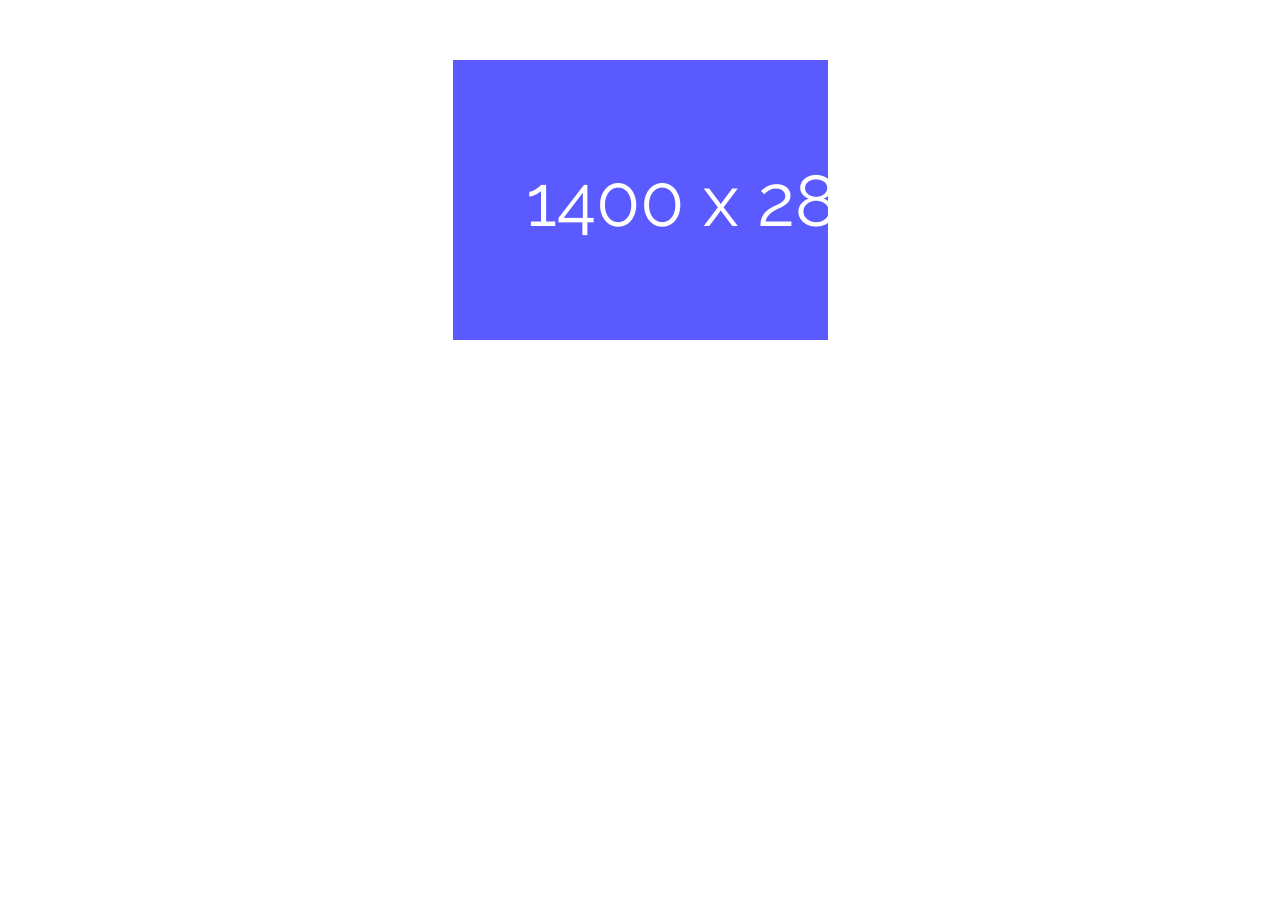
<file: carousel-scroll-drag/index.html>
<!DOCTYPE html>
<html lang="en">
<head>
    <meta charset="UTF-8">
    <meta http-equiv="X-UA-Compatible" content="IE=edge">
    <meta name="viewport" content="width=device-width, initial-scale=1.0">
    <title>left scroll drag</title>
    <style>
        * {margin:0;padding:0;box-sizing:border-box}
        .wrap {overflow:hidden;width:375px;margin:0 auto}
        .contents {margin-top:60px;overflow-x:auto}
        .contents::-webkit-scrollbar {height:8px;border-radius:4px;background-color:#ccc}
        .contents::-webkit-scrollbar-thumb {border-radius:4px;background-color:#0030cb;background-clip:padding-box}
        .contents::-webkit-scrollbar-button {display:none;width:0;height:0}
        .contents::-webkit-scrollbar-corner {background:transparent}
    </style>
</head>
<body>
    <div class="wrap">
        <div class="contents">
            <img src="dummyimg.jpg">
        </div>
    </div>

    <script>
        // scroll drag
		let x;
		let left;
		let down;

        const body = document.body;
        const contents = document.querySelector('.contents');

        contents.addEventListener('mousedown', e => {
            e.preventDefault();
            down = true;
            x = e.pageX;
            
            left = contents.scrollLeft;
        });

        body.addEventListener('mousemove', e => {
            if (down) {
                let newX = e.pageX;
                contents.scrollLeft = left - newX + x;
            }
        });

        body.addEventListener('mouseup', e => {
            down = false;
        });
    </script>
</body>
</html>
</file>
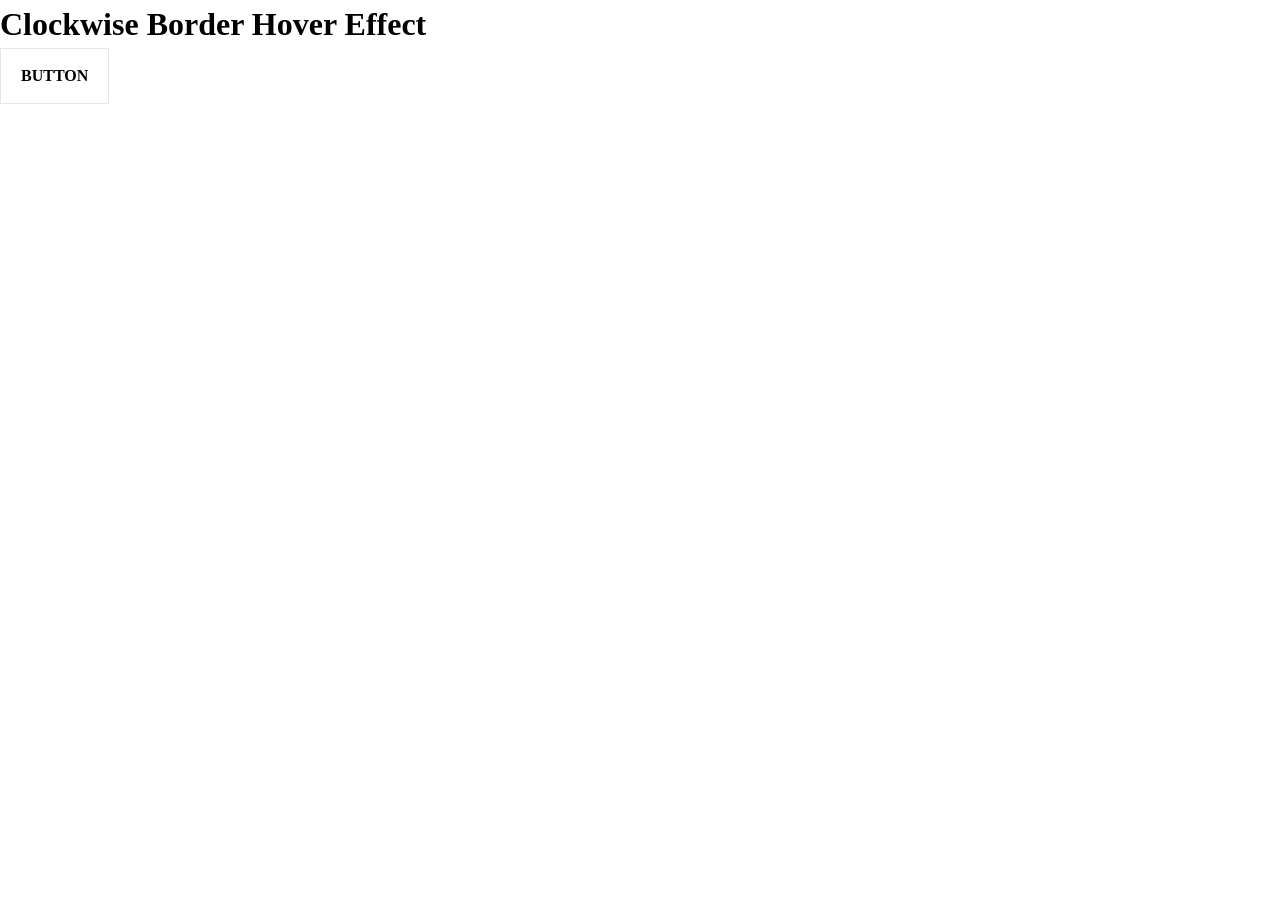
<file: clockwise_border/index.html>
<!DOCTYPE html>
<html lang="en">
<head>
    <meta charset="UTF-8">
    <meta http-equiv="X-UA-Compatible" content="IE=edge">
    <meta name="viewport" content="width=device-width, initial-scale=1.0">
    <title>Clockwise Border Hover Effect</title>
    <link rel="stylesheet" href="style.css">
</head>
<body>
    <div class="wrap">
        <div class="row">
            <h1>Clockwise Border Hover Effect</h1>
            <button type="button" class="btn">Button</button>
        </div>
    </div>
</body>
</html>
</file>
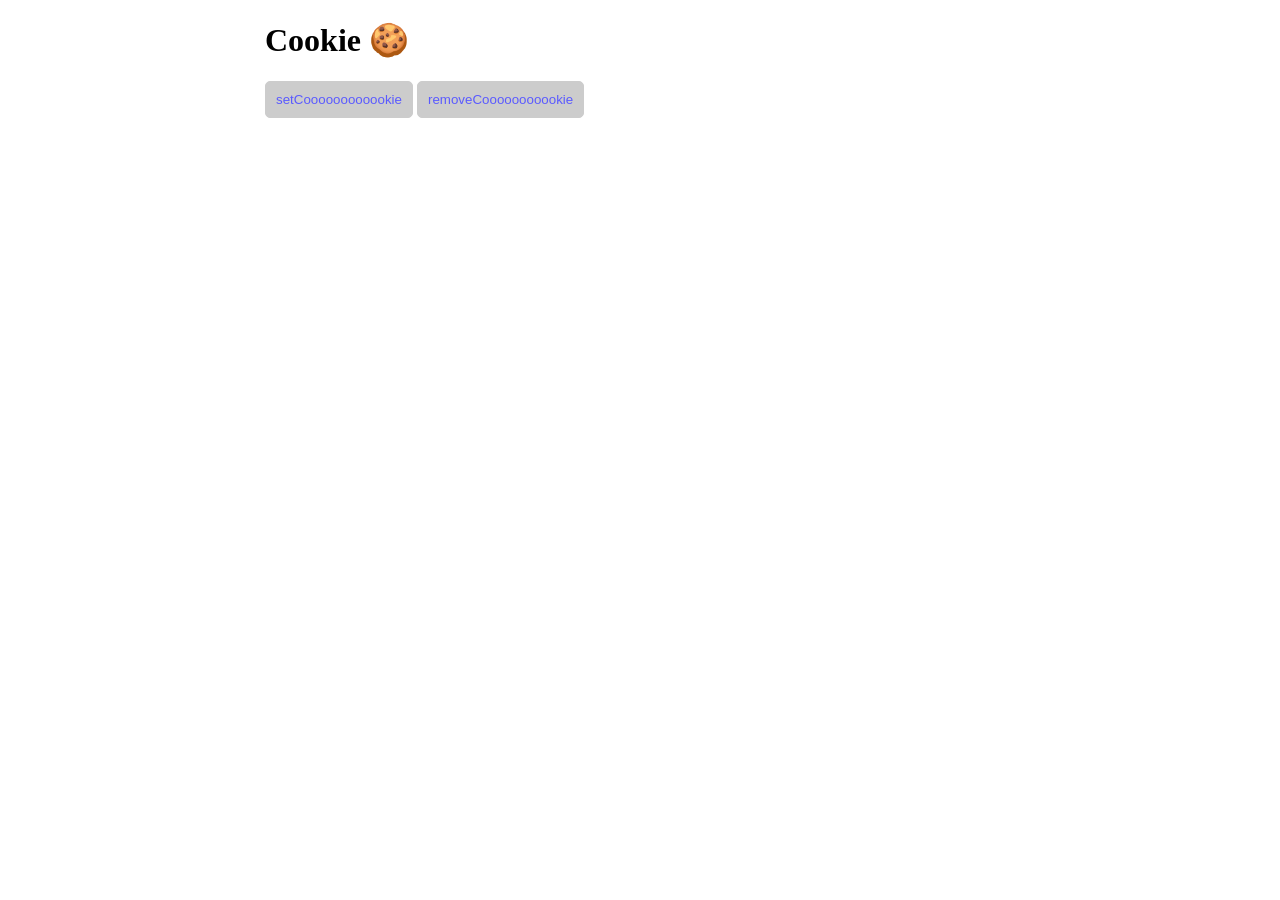
<file: cookie/index.html>
<!DOCTYPE html>
<html lang="en">
<head>
    <meta charset="UTF-8">
    <meta http-equiv="X-UA-Compatible" content="IE=edge">
    <meta name="viewport" content="width=device-width, initial-scale=1.0">
    <title>Cookie 🍪</title>
    <script src="https://code.jquery.com/jquery-3.6.0.min.js"></script>
    <style>
        button {border:0 none;background:transparent;cursor:pointer}
        .wrap {max-width:750px;margin:0 auto}
        .btn {padding:10px;color:#5a5aff;border:1px solid #ccc;border-radius:5px;background-color:#ccc}
    </style>
</head>
<body>
    <div class="wrap">
        <header class="header">
            <h1>Cookie 🍪</h1>
        </header>
        <section class="section">
            <div class="contents">
                <button type="button" id="btnTemp" class="btn btn--temp">setCoooooooooookie</button>
                <button type="button" id="btnRemove" class="btn btn--remove">removeCooooooooookie</button>
            </div>
        </section>
    </div>

    <!-- <script src="script.js"></script> -->
    <script>
        function setCookie() {
            const date = new Date();
            date.setDate(date.getDate() + 7);

            let willCookie = '';
            willCookie += `CookieName${Date.now()}=${Date.now()};`;
            willCookie += "expires=" + date.toUTCString();

            document.cookie = willCookie;
        }
        function removeCookie() {
            const date = new Date();
            date.setDate(date.getDate() - 1);

            let willCookie = '';
            willCookie += "CookieName=Value;";
            willCookie += "Expires=" + date.toUTCString();

            document.cookie = willCookie;
        }

        const btnTemp = document.querySelector('#btnTemp');

        btnTemp.addEventListener('click', setCookie);
    </script>
</body>
</html>
</file>
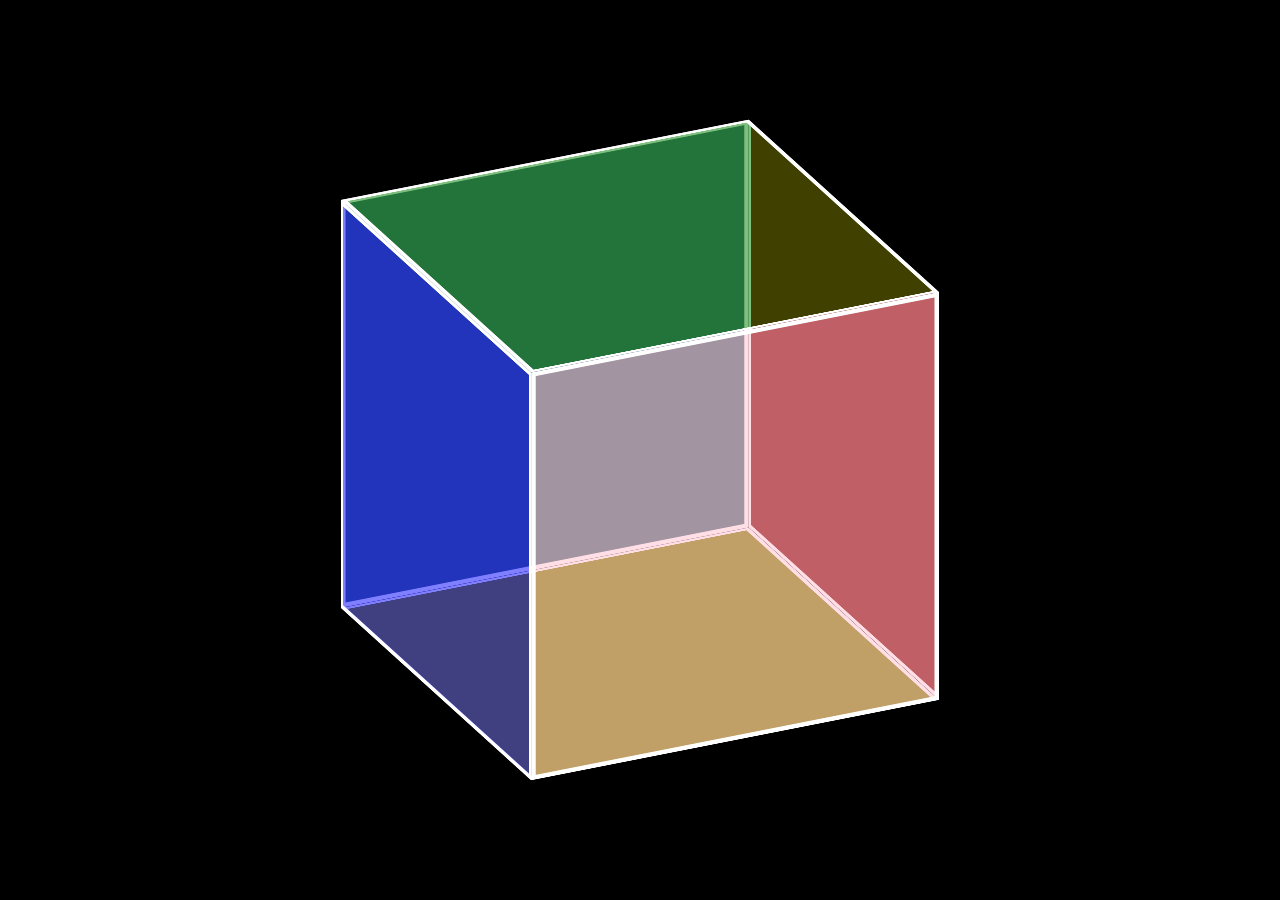
<file: cube/index.html>
<!DOCTYPE html>
<html lang="en">
<head>
    <meta charset="UTF-8">
    <meta http-equiv="X-UA-Compatible" content="IE=edge">
    <meta name="viewport" content="width=device-width, initial-scale=1.0">
    <title>cube</title>
    <link rel="stylesheet" href="style.css">
    <script src="https://cdnjs.cloudflare.com/ajax/libs/gsap/3.9.1/gsap.min.js"></script>
</head>
<body>
    <div class="wrap">
        <div id="cube" class="cube">
            <div class="face face--front"></div>
            <div class="face face--back"></div>
            <div class="face face--top"></div>
            <div class="face face--bottom"></div>
            <div class="face face--left"></div>
            <div class="face face--right"></div>
        </div>
    </div>
    <script src="script.js"></script>
</body>
</html>
</file>
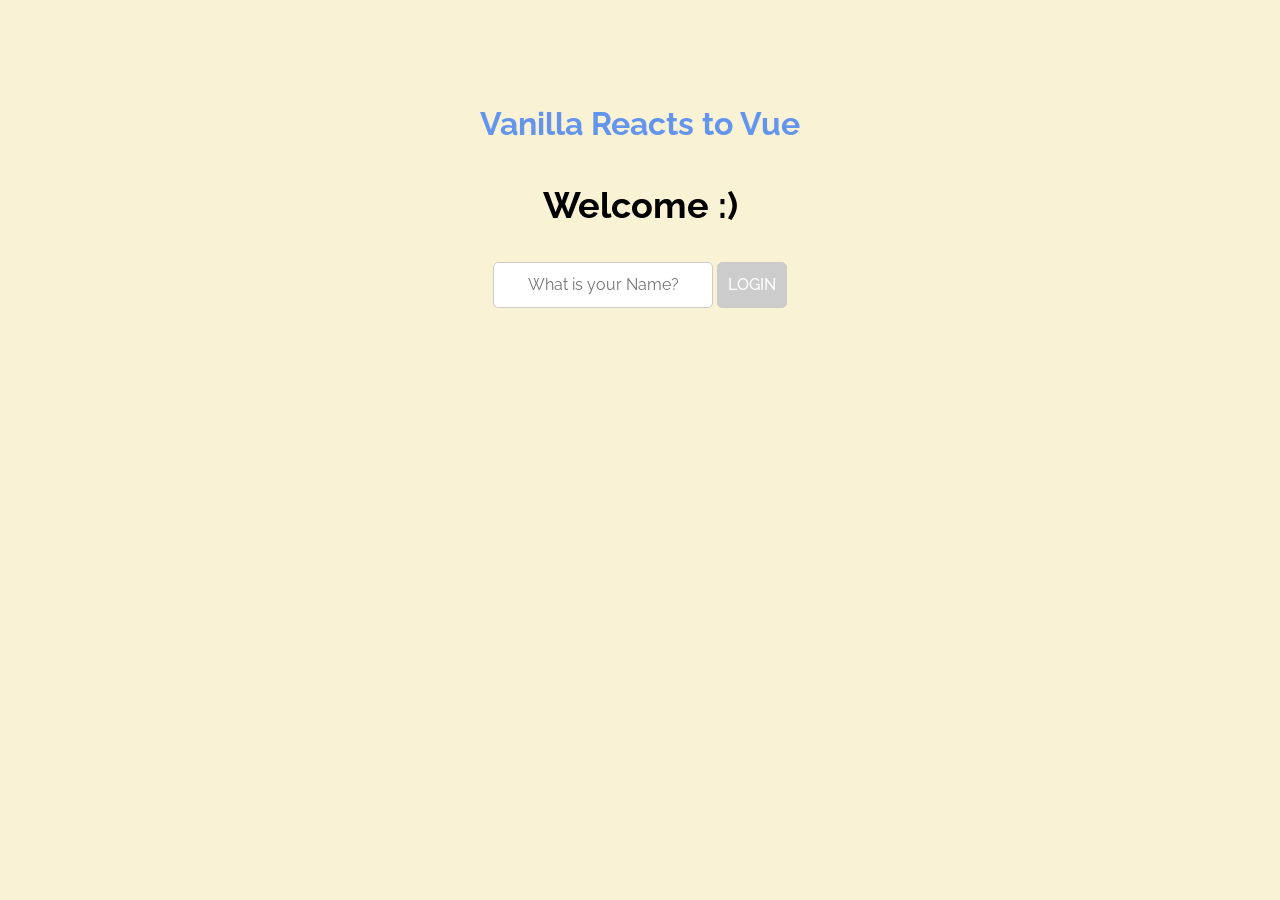
<file: localStorage/index.html>
<!DOCTYPE html>
<html lang="ko">
<head>
    <meta charset="UTF-8">
    <meta http-equiv="X-UA-Compatible" content="IE=edge">
    <meta name="viewport" content="width=device-width, initial-scale=1.0">
    <title>local Storage를 통한 로그인 및 Todo List 만들기</title>
    <link rel="preconnect" href="https://fonts.googleapis.com">
    <link rel="preconnect" href="https://fonts.gstatic.com" crossorigin>
    <link rel="stylesheet" href="https://fonts.googleapis.com/css2?family=Raleway:wght@300;400;500;600;700&family=Wallpoet&display=swap">
    <link rel="stylesheet" href="css/style.css">
</head>
<body>
    <div class="wrap">
        <div class="content">
            <h1 class="title">Vanilla Reacts to Vue</h1>
            <div class="login">
                <div id="loginMsg" class="login__msg">
                    Welcome :) 

                    <div id="loginInfo" class="login__info blind">
                        <span id="loginUserName">OOO</span>
                        <button type="button" id="btnLogout" class="btn btn--logout">Logout</button>
                    </div>
                </div>

                <form id="loginForm" class="form form--login">
                    <input type="text" id="iptUserName" class="ipt" placeholder="What is your Name?" maxlength="15" required autocomplete="off">
                    <input type="submit" id="iptSubmit" class="ipt ipt--submit" value="Login">
                </form>
            </div>
        </div>
    </div>

    <script src="js/script.js"></script>
</body>
</html>
</file>
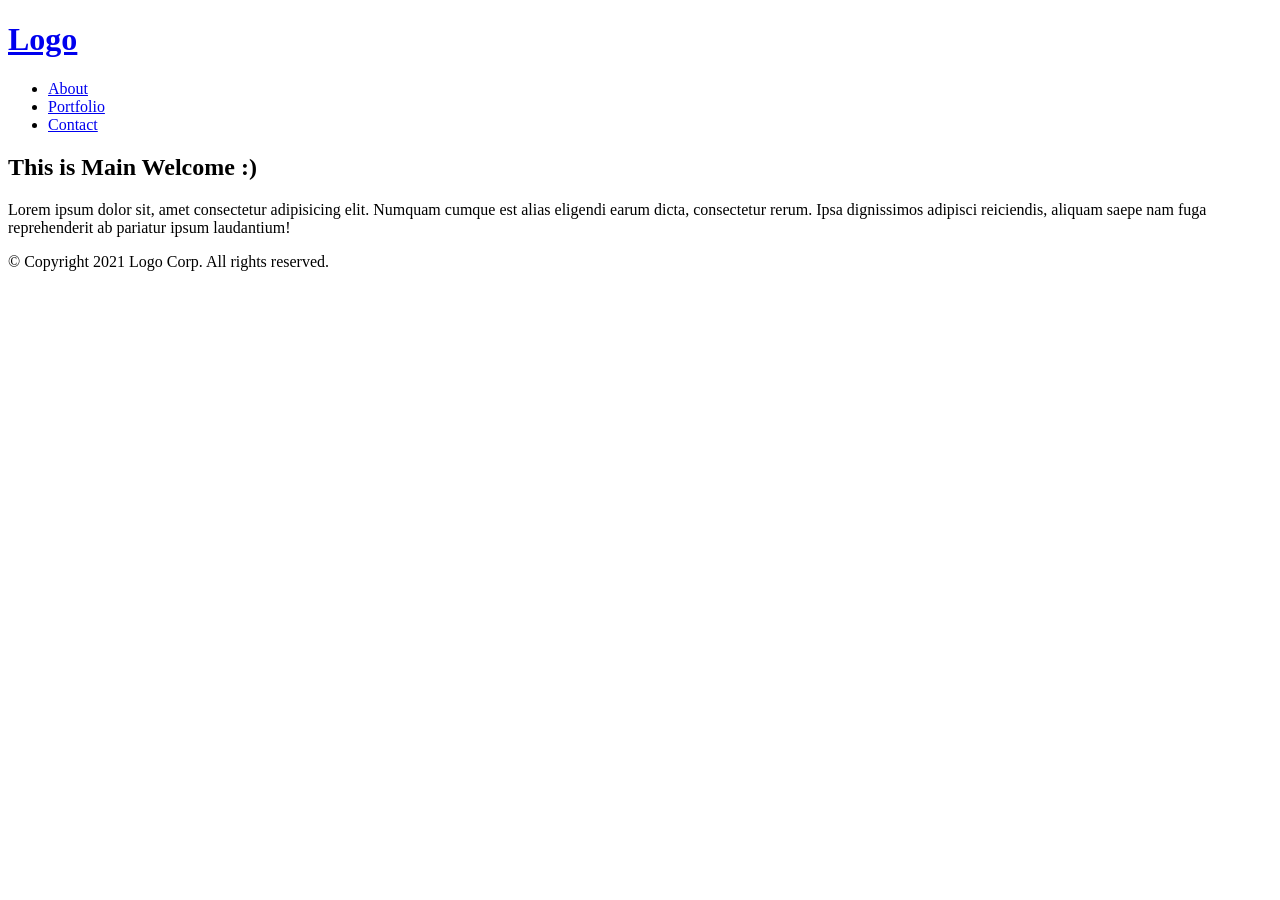
<file: nodejs/index.html>
<!DOCTYPE html>
<html lang="ko">
<head>
    <meta charset="UTF-8">
    <meta http-equiv="X-UA-Compatible" content="IE=edge">
    <meta name="viewport" content="width=device-width, initial-scale=1.0">
    <title>Logo - Welcome :)</title>
</head>
<body>
    <div class="wrap">
        <header>
            <h1>
                <a href="/">Logo</a>
            </h1>
            <nav>
                <ul>
                    <li>
                        <a href="about.html">About</a>
                    </li>
                    <li>
                        <a href="portfolio.html">Portfolio</a>
                    </li>
                    <li>
                        <a href="contact.html">Contact</a>
                    </li>
                </ul>
            </nav>
        </header>
        <div class="content">
            <section>
                <h2>This is Main Welcome :)</h2>
                <p>
                    Lorem ipsum dolor sit, amet consectetur adipisicing elit. Numquam cumque est alias eligendi earum dicta, consectetur rerum. Ipsa dignissimos adipisci reiciendis, aliquam saepe nam fuga reprehenderit ab pariatur ipsum laudantium!
                </p>
            </section>
        </div>
        <footer>
            &copy; Copyright 2021 Logo Corp. All rights reserved.
        </footer>
    </div>
</body>
</html>
</file>
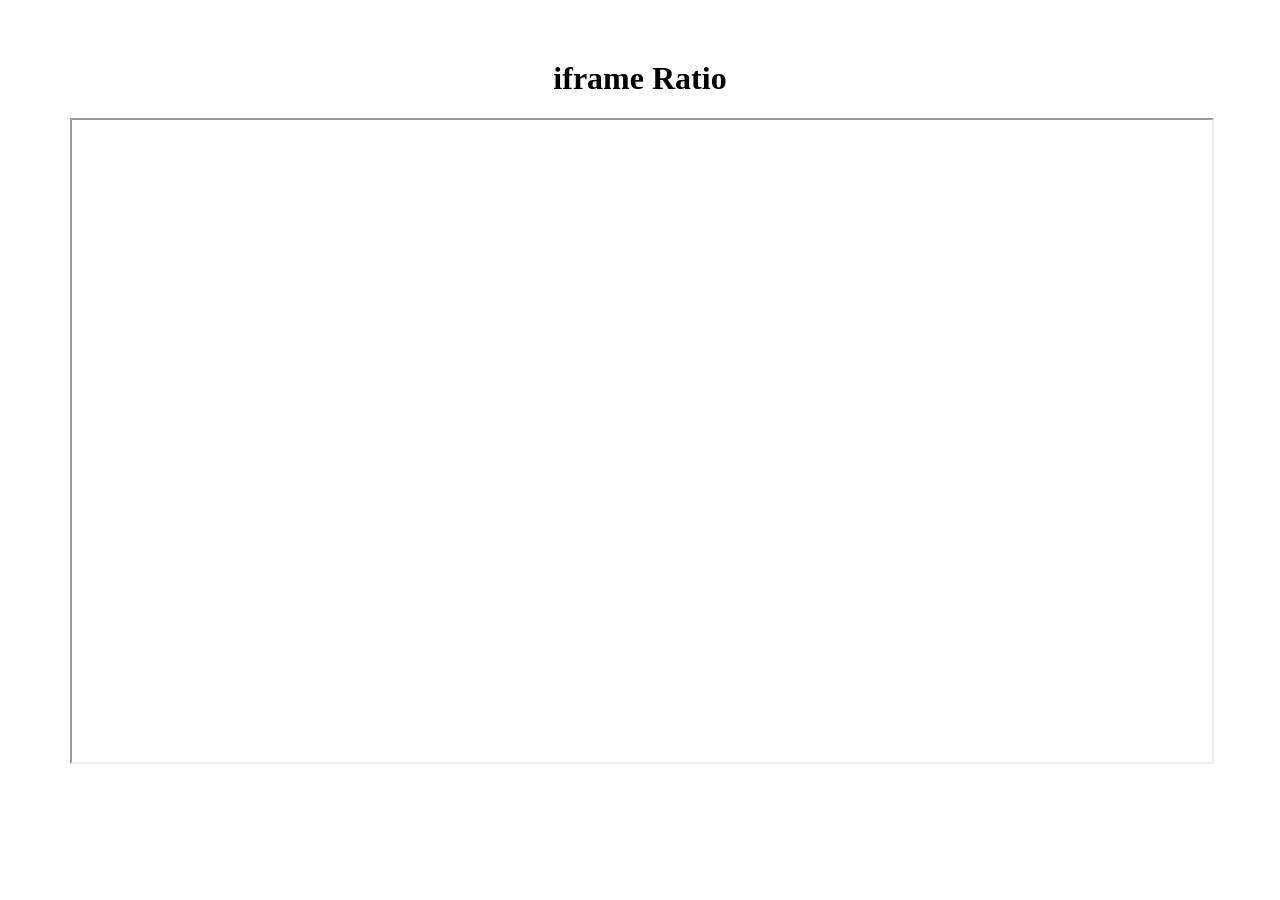
<file: iframe-ratio/iframe_ratio.html>
<!DOCTYPE html>
<html lang="ko">
<head>
    <meta charset="UTF-8">
    <meta http-equiv="X-UA-Compatible" content="IE=edge">
    <meta name="viewport" content="width=device-width, initial-scale=1.0">
    <title>iframe Ratio</title>
    <link rel="stylesheet" href="style.css">
</head>
<body>
    <div class="wrap">
        <div class="content">
            <h1>iframe Ratio</h1>
            <section id="videoArea">
                <div class="row">
                    <div class="ratio-16-9">
                        <iframe class="ratio-inner" src="https://www.youtube.com/embed/qoYf2tQEG9o?rel=0"></iframe>
                    </div>
                </div>
            </section>
        </div>
    </div>
</body>
</html>
</file>
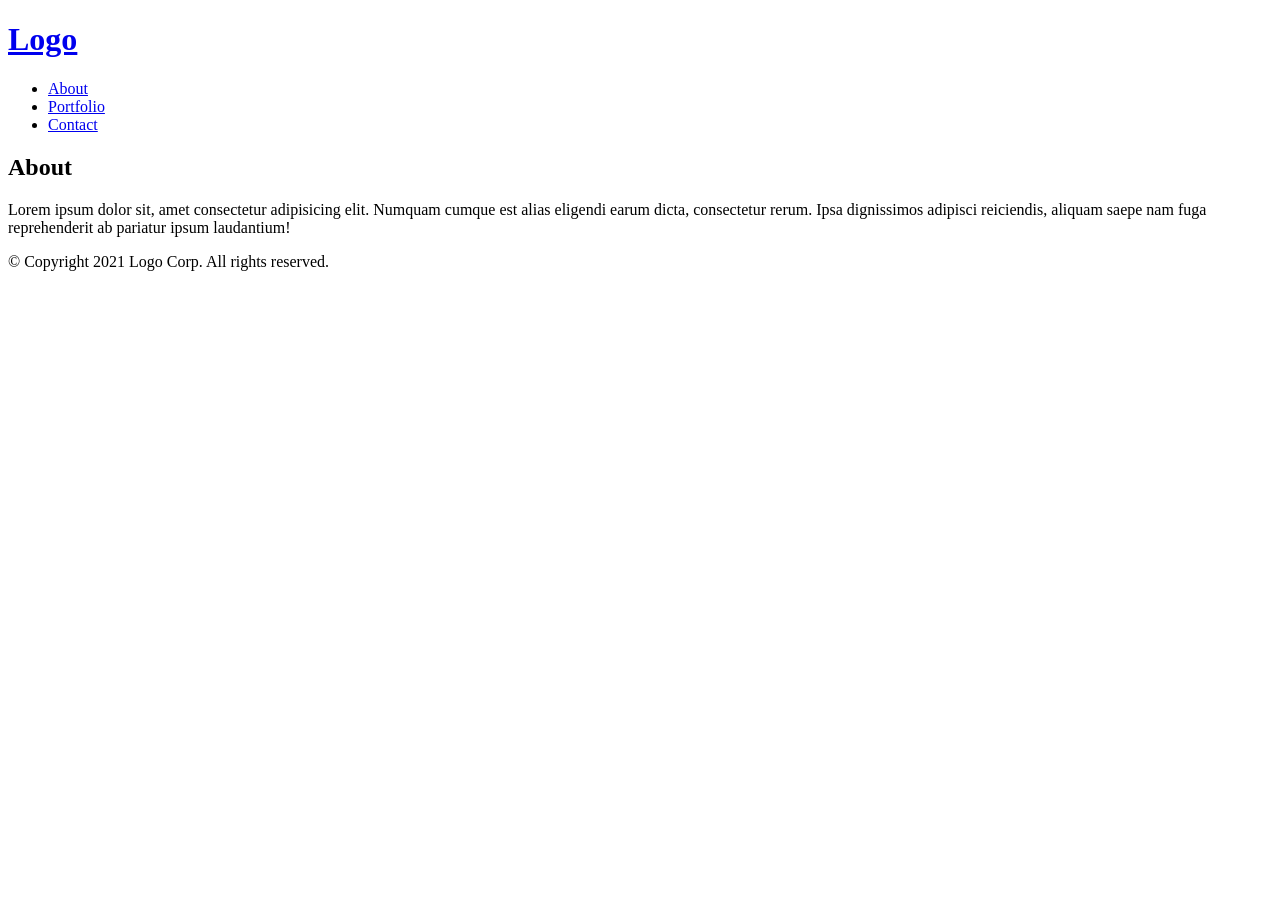
<file: nodejs/about.html>
<!DOCTYPE html>
<html lang="ko">
<head>
    <meta charset="UTF-8">
    <meta http-equiv="X-UA-Compatible" content="IE=edge">
    <meta name="viewport" content="width=device-width, initial-scale=1.0">
    <title>Logo - About</title>
</head>
<body>
    <div class="wrap">
        <header>
            <h1>
                <a href="/">Logo</a>
            </h1>
            <nav>
                <ul>
                    <li>
                        <a href="about.html">About</a>
                    </li>
                    <li>
                        <a href="portfolio.html">Portfolio</a>
                    </li>
                    <li>
                        <a href="contact.html">Contact</a>
                    </li>
                </ul>
            </nav>
        </header>
        <div class="content">
            <section>
                <h2>About</h2>
                <p>
                    Lorem ipsum dolor sit, amet consectetur adipisicing elit. Numquam cumque est alias eligendi earum dicta, consectetur rerum. Ipsa dignissimos adipisci reiciendis, aliquam saepe nam fuga reprehenderit ab pariatur ipsum laudantium!
                </p>
            </section>
        </div>
        <footer>
            &copy; Copyright 2021 Logo Corp. All rights reserved.
        </footer>
    </div>
</body>
</html>
</file>
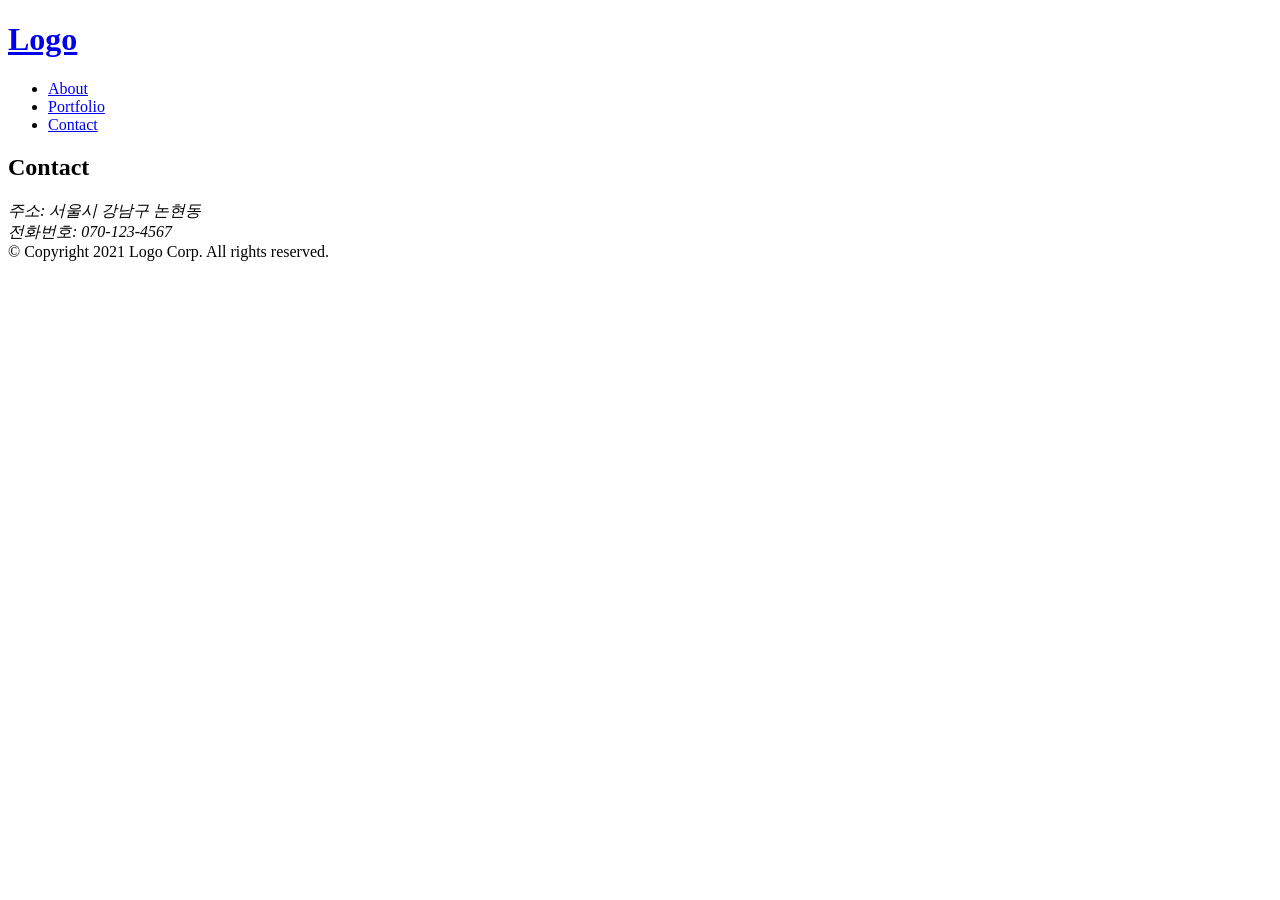
<file: nodejs/contact.html>
<!DOCTYPE html>
<html lang="ko">
<head>
    <meta charset="UTF-8">
    <meta http-equiv="X-UA-Compatible" content="IE=edge">
    <meta name="viewport" content="width=device-width, initial-scale=1.0">
    <title>Logo - Contact</title>
</head>
<body>
    <div class="wrap">
        <header>
            <h1>
                <a href="/">Logo</a>
            </h1>
            <nav>
                <ul>
                    <li>
                        <a href="about.html">About</a>
                    </li>
                    <li>
                        <a href="portfolio.html">Portfolio</a>
                    </li>
                    <li>
                        <a href="contact.html">Contact</a>
                    </li>
                </ul>
            </nav>
        </header>
        <div class="content">
            <section>
                <h2>Contact</h2>
                <address>
                    주소: 서울시 강남구 논현동 <br>
                    전화번호: 070-123-4567
                </address>
            </section>
        </div>
        <footer>
            &copy; Copyright 2021 Logo Corp. All rights reserved.
        </footer>
    </div>
</body>
</html>
</file>
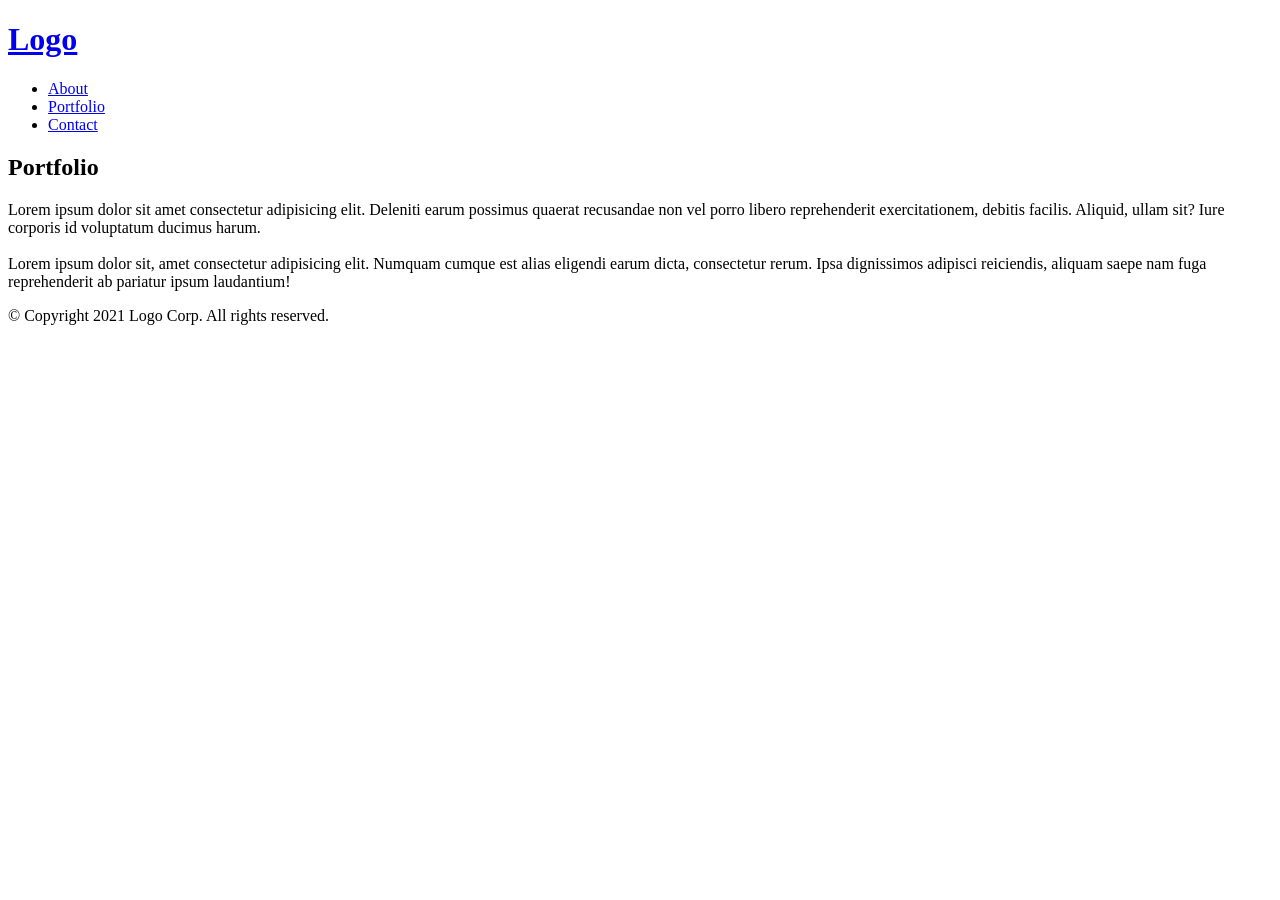
<file: nodejs/portfolio.html>
<!DOCTYPE html>
<html lang="ko">
<head>
    <meta charset="UTF-8">
    <meta http-equiv="X-UA-Compatible" content="IE=edge">
    <meta name="viewport" content="width=device-width, initial-scale=1.0">
    <title>Logo - Portfolio</title>
</head>
<body>
    <div class="wrap">
        <header>
            <h1>
                <a href="/">Logo</a>
            </h1>
            <nav>
                <ul>
                    <li>
                        <a href="about.html">About</a>
                    </li>
                    <li>
                        <a href="portfolio.html">Portfolio</a>
                    </li>
                    <li>
                        <a href="contact.html">Contact</a>
                    </li>
                </ul>
            </nav>
        </header>
        <div class="content">
            <section>
                <h2>Portfolio</h2>
                <p>
                    Lorem ipsum dolor sit amet consectetur adipisicing elit. Deleniti earum possimus quaerat recusandae non vel porro libero reprehenderit exercitationem, debitis facilis. Aliquid, ullam sit? Iure corporis id voluptatum ducimus harum.
                    <br>
                    <br>
                    Lorem ipsum dolor sit, amet consectetur adipisicing elit. Numquam cumque est alias eligendi earum dicta, consectetur rerum. Ipsa dignissimos adipisci reiciendis, aliquam saepe nam fuga reprehenderit ab pariatur ipsum laudantium!
                </p>
            </section>
        </div>
        <footer>
            &copy; Copyright 2021 Logo Corp. All rights reserved.
        </footer>
    </div>
</body>
</html>
</file>
<file: clockwise_border/style.css>
@charset "UTF-8";

* {
    margin:0;
    padding:0;
    box-sizing:border-box;
    --point: #5a5aff;
}
button {
    font:inherit;
    border:0 none;
    background:transparent;
    cursor:pointer;
}
.row {
    max-width:1440px;
    margin:0 auto;
}
body {
    font-size:16px;
    line-height:1.5;
}
.btn {
    position:relative;
    padding:15px 20px;
    border:1px solid #e6e6e6;
    font-weight:bold;
    text-transform:uppercase;
}
.btn::before, .btn::after {
    content:'';
    position:absolute;
    border:1px solid transparent;
    width:0;
    height:0;
}
.btn::before {
    top:-1px;
    left:-1px;
}
.btn::after {
    bottom:-1px;
    right:-1px;
}
.btn:hover::before, .btn:hover::after {
    width:100%;
    height:100%;
}
.btn:hover::before {
    border-top-color:var(--point);
    border-right-color:var(--point);
    transition: width 0.2s ease-out, height 0.2s ease-out 0.2s;
}
.btn:hover::after {
    border-bottom-color:var(--point);
    border-left-color:var(--point);
    transition:border-color 0s ease-out 0.4s, width 0.2s ease-out 0.4s, height 0.2s ease-out 0.6s;
}
</file>
<file: cube/style.css>
* {
  margin: 0;
  padding: 0;
  -webkit-box-sizing: border-box;
          box-sizing: border-box;
}

body {
  height: 100vh;
  background-color: black;
  overflow: hidden;
  -webkit-perspective: 1000px;
          perspective: 1000px;
}

.cube {
  position: absolute;
  left: 0;
  right: 0;
  top: 0;
  bottom: 0;
  width: 50vmin;
  height: 50vmin;
  margin: auto;
  -webkit-transform-style: preserve-3d;
          transform-style: preserve-3d;
  -webkit-transform: rotateX(-25deg) rotateY(25deg);
          transform: rotateX(-25deg) rotateY(25deg);
  cursor: move;
}

.cube .face {
  position: absolute;
  top: 0;
  left: 0;
  width: 50vmin;
  height: 50vmin;
  border: 5px solid white;
}

.cube .face.face--front {
  background-color: rgba(255, 192, 203, 0.5);
  -webkit-transform: translateX(0px) translateY(0px) translateZ(25vmin) rotateX(0deg) rotateY(0deg);
          transform: translateX(0px) translateY(0px) translateZ(25vmin) rotateX(0deg) rotateY(0deg);
}

.cube .face.face--back {
  background-color: rgba(135, 206, 235, 0.5);
  -webkit-transform: translateX(0px) translateY(0px) translateZ(-25vmin) rotateX(0deg) rotateY(0deg);
          transform: translateX(0px) translateY(0px) translateZ(-25vmin) rotateX(0deg) rotateY(0deg);
}

.cube .face.face--top {
  background-color: rgba(0, 128, 0, 0.5);
  -webkit-transform: translateX(0px) translateY(-25vmin) translateZ(0px) rotateX(90deg) rotateY(0deg);
          transform: translateX(0px) translateY(-25vmin) translateZ(0px) rotateX(90deg) rotateY(0deg);
}

.cube .face.face--bottom {
  background-color: rgba(255, 255, 0, 0.5);
  -webkit-transform: translateX(0px) translateY(25vmin) translateZ(0px) rotateX(90deg) rotateY(0deg);
          transform: translateX(0px) translateY(25vmin) translateZ(0px) rotateX(90deg) rotateY(0deg);
}

.cube .face.face--left {
  background-color: rgba(0, 0, 255, 0.5);
  -webkit-transform: translateX(-25vmin) translateY(0px) translateZ(0px) rotateX(0deg) rotateY(90deg);
          transform: translateX(-25vmin) translateY(0px) translateZ(0px) rotateX(0deg) rotateY(90deg);
}

.cube .face.face--right {
  background-color: rgba(255, 0, 0, 0.5);
  -webkit-transform: translateX(25vmin) translateY(0px) translateZ(0px) rotateX(0deg) rotateY(90deg);
          transform: translateX(25vmin) translateY(0px) translateZ(0px) rotateX(0deg) rotateY(90deg);
}
/*# sourceMappingURL=style.css.map */
</file>
<file: localStorage/css/style.css>
@charset "UTF-8";
/* reset */
* {margin:0;padding:0;box-sizing:border-box}
body,button,input,select,textarea {color:#000;font-size:16px;line-height:1.5;font-weight:400}
/* h1,h2,h3,h4,h5,h6 {font-size:inherit;font-weight:normal} */
img {max-width:100%;border:0 none;vertical-align:top}
a {color:inherit;text-decoration:none}
ul,ol,li {list-style:none}
button,input,select,textarea {border:0 none;background-color:transparent;font-family:inherit;outline:none}
button:hover {cursor:pointer}
textarea {resize:none}
label {user-select:none}
fieldset {border:0 none}
table {border-collapse:collapse;border-spacing:0}
th,td {font-family:inherit}
legend,caption,.blind {position:absolute;top:0;left:0;overflow:hidden;margin:-1px;width:1px;height:1px;clip:rect(0 0 0 0)}
/* common */
body {background-color:rgba(245, 230, 170, 0.5);font-family:'Raleway','Malgun Gothic','맑은 고딕';}
.wrap {width:100%;max-width:1140px;margin:0 auto;text-align:center;}
.title {color:cornflowerblue;}
.content {margin-top:100px}
.login {margin-top:30px;}
.login__msg {font-size:36px;font-weight:bold;}
.login__info {display:inline-flex;align-items:center;}
.form--login {margin-top:30px;}
.ipt,.btn {padding:10px;border:1px solid #ccc;border-radius:5px;background-color:#fff;text-align:center;}
.ipt--submit,.btn {color:#fff;background-color:#ccc;font-weight:500;text-transform:uppercase;cursor:pointer;transition:all 0.3s ease;}
.ipt--submit:hover,.btn:hover {border-color:#aaa;background-color:#aaa;}
.btn--logout {margin-left:10px;}
</file>
<file: iframe-ratio/style.css>
@charset "UTF-8";
.content {margin:60px 0;text-align:center}
.row {width:100%;max-width:1140px;margin:0 auto}
/* 

.ratio-16-9 (16:9 ratio)
.ratio-16-10 (16:10 ratio)
.ratio-square (1:1 ratio)

*/
.ratio-16-9, .ratio-16-10, .ratio-square {display:block;position:relative;width:100%;height:0}
.ratio-16-9 {padding-top:56.25%}
.ratio-16-10 {padding-top:62.5%}
.ratio-square {padding-top:100%}
.ratio-inner {display:block;position:absolute;left:0;top:0;right:0;bottom:0;width:100%;height:100%}
</file>
